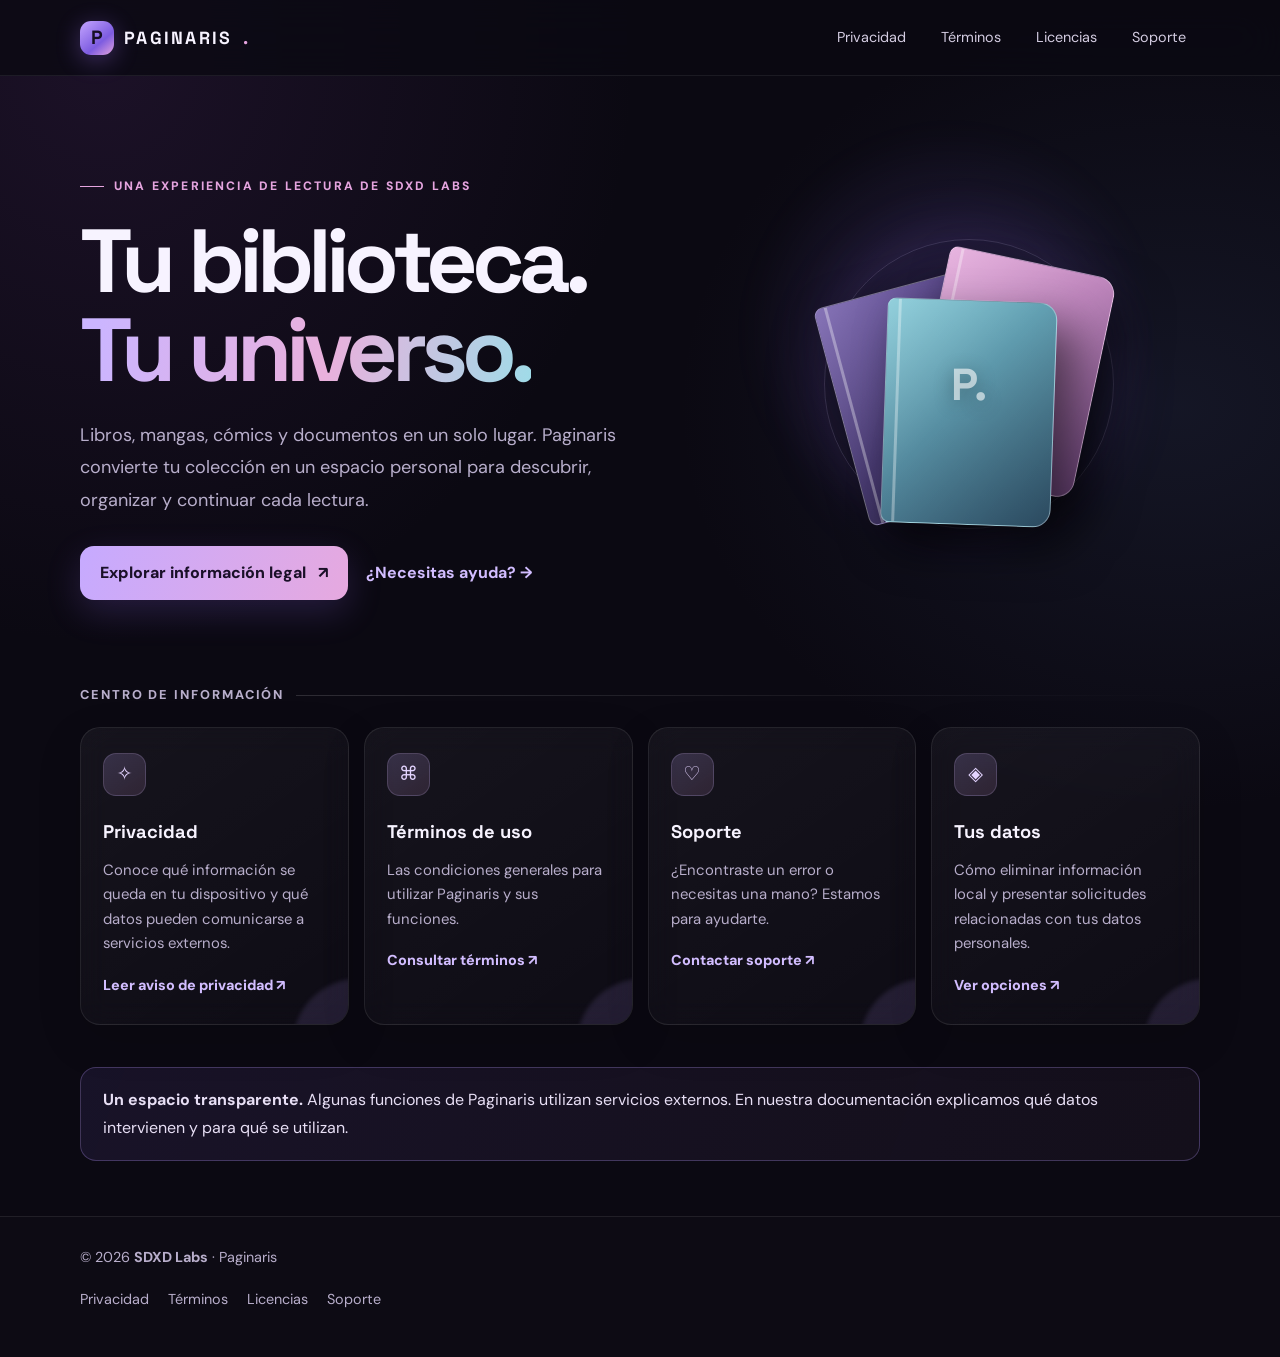
<file: index.html>
<!doctype html><html lang="es"><head><meta charset="utf-8"><meta name="viewport" content="width=device-width,initial-scale=1"><meta name="description" content="Sitio oficial de Paginaris: privacidad, términos y soporte."><meta name="theme-color" content="#0b0912"><title>Paginaris — SDXD Labs</title><link rel="stylesheet" href="styles.css"></head><body><header class="top"><div class="wrap nav"><a class="brand" href="index.html">PAGINARIS<span>.</span></a><nav><a href="privacy.html">Privacidad</a><a href="terms.html">Términos</a><a href="licenses.html">Licencias</a><a href="support.html">Soporte</a></nav></div></header><main class="wrap"><section class="hero"><div class="hero-copy"><div class="eyebrow">Una experiencia de lectura de SDXD Labs</div><h1>Tu biblioteca.<br><em>Tu universo.</em></h1><p class="lead">Libros, mangas, cómics y documentos en un solo lugar. Paginaris convierte tu colección en un espacio personal para descubrir, organizar y continuar cada lectura.</p><div class="hero-actions"><a class="button" href="privacy.html">Explorar información legal <span aria-hidden="true">↗</span></a><a class="text-link" href="support.html">¿Necesitas ayuda? →</a></div></div><div class="book-art" aria-hidden="true"><div class="halo"></div><div class="book one"></div><div class="book two"></div><div class="book three"></div><div class="book-mark">P.</div></div></section><div class="section-kicker">Centro de información</div><section class="grid"><article class="card"><div class="card-icon" aria-hidden="true">✧</div><h2>Privacidad</h2><p>Conoce qué información se queda en tu dispositivo y qué datos pueden comunicarse a servicios externos.</p><a href="privacy.html">Leer aviso de privacidad ↗</a></article><article class="card"><div class="card-icon" aria-hidden="true">⌘</div><h2>Términos de uso</h2><p>Las condiciones generales para utilizar Paginaris y sus funciones.</p><a href="terms.html">Consultar términos ↗</a></article><article class="card"><div class="card-icon" aria-hidden="true">♡</div><h2>Soporte</h2><p>¿Encontraste un error o necesitas una mano? Estamos para ayudarte.</p><a href="support.html">Contactar soporte ↗</a></article><article class="card"><div class="card-icon" aria-hidden="true">◈</div><h2>Tus datos</h2><p>Cómo eliminar información local y presentar solicitudes relacionadas con tus datos personales.</p><a href="data-deletion.html">Ver opciones ↗</a></article></section><div class="notice"><strong>Un espacio transparente.</strong> Algunas funciones de Paginaris utilizan servicios externos. En nuestra documentación explicamos qué datos intervienen y para qué se utilizan.</div></main><footer class="footer"><div class="wrap">© 2026 <strong>SDXD Labs</strong> · Paginaris<nav><a href="privacy.html">Privacidad</a><a href="terms.html">Términos</a><a href="licenses.html">Licencias</a><a href="support.html">Soporte</a></nav></div></footer></body></html>
</file>
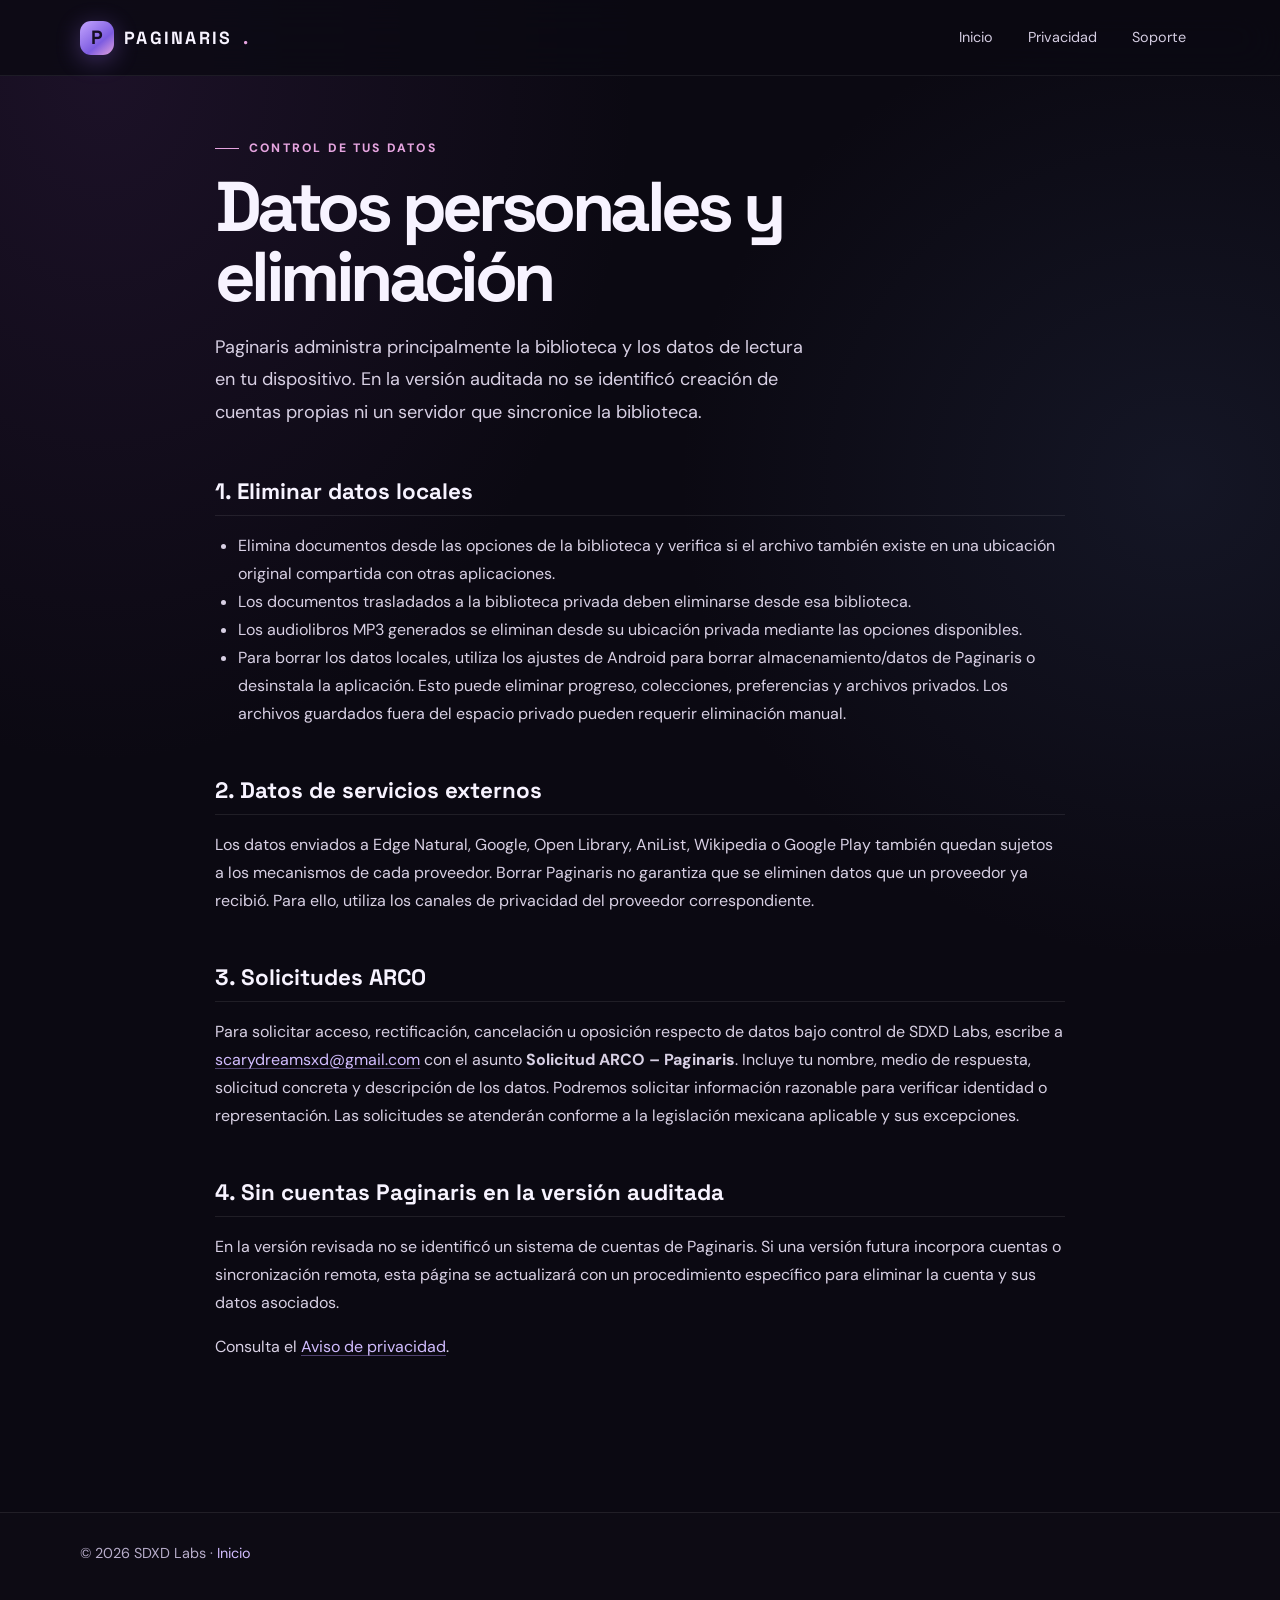
<file: data-deletion.html>
<!doctype html><html lang="es"><head><meta charset="utf-8"><meta name="viewport" content="width=device-width,initial-scale=1"><title>Datos personales y eliminación — Paginaris</title><link rel="stylesheet" href="styles.css"></head><body><header class="top"><div class="wrap nav"><a class="brand" href="index.html">PAGINARIS<span>.</span></a><nav><a href="index.html">Inicio</a><a href="privacy.html">Privacidad</a><a href="support.html">Soporte</a></nav></div></header><main class="wrap content"><div class="eyebrow">Control de tus datos</div><h1>Datos personales y eliminación</h1><p class="lead">Paginaris administra principalmente la biblioteca y los datos de lectura en tu dispositivo. En la versión auditada no se identificó creación de cuentas propias ni un servidor que sincronice la biblioteca.</p><h2>1. Eliminar datos locales</h2><ul><li>Elimina documentos desde las opciones de la biblioteca y verifica si el archivo también existe en una ubicación original compartida con otras aplicaciones.</li><li>Los documentos trasladados a la biblioteca privada deben eliminarse desde esa biblioteca.</li><li>Los audiolibros MP3 generados se eliminan desde su ubicación privada mediante las opciones disponibles.</li><li>Para borrar los datos locales, utiliza los ajustes de Android para borrar almacenamiento/datos de Paginaris o desinstala la aplicación. Esto puede eliminar progreso, colecciones, preferencias y archivos privados. Los archivos guardados fuera del espacio privado pueden requerir eliminación manual.</li></ul><h2>2. Datos de servicios externos</h2><p>Los datos enviados a Edge Natural, Google, Open Library, AniList, Wikipedia o Google Play también quedan sujetos a los mecanismos de cada proveedor. Borrar Paginaris no garantiza que se eliminen datos que un proveedor ya recibió. Para ello, utiliza los canales de privacidad del proveedor correspondiente.</p><h2>3. Solicitudes ARCO</h2><p>Para solicitar acceso, rectificación, cancelación u oposición respecto de datos bajo control de SDXD Labs, escribe a <a href="mailto:scarydreamsxd@gmail.com">scarydreamsxd@gmail.com</a> con el asunto <strong>Solicitud ARCO – Paginaris</strong>. Incluye tu nombre, medio de respuesta, solicitud concreta y descripción de los datos. Podremos solicitar información razonable para verificar identidad o representación. Las solicitudes se atenderán conforme a la legislación mexicana aplicable y sus excepciones.</p><h2>4. Sin cuentas Paginaris en la versión auditada</h2><p>En la versión revisada no se identificó un sistema de cuentas de Paginaris. Si una versión futura incorpora cuentas o sincronización remota, esta página se actualizará con un procedimiento específico para eliminar la cuenta y sus datos asociados.</p><p>Consulta el <a href="privacy.html">Aviso de privacidad</a>.</p></main><footer class="footer"><div class="wrap">© 2026 SDXD Labs · <a href="index.html">Inicio</a></div></footer></body></html>
</file>
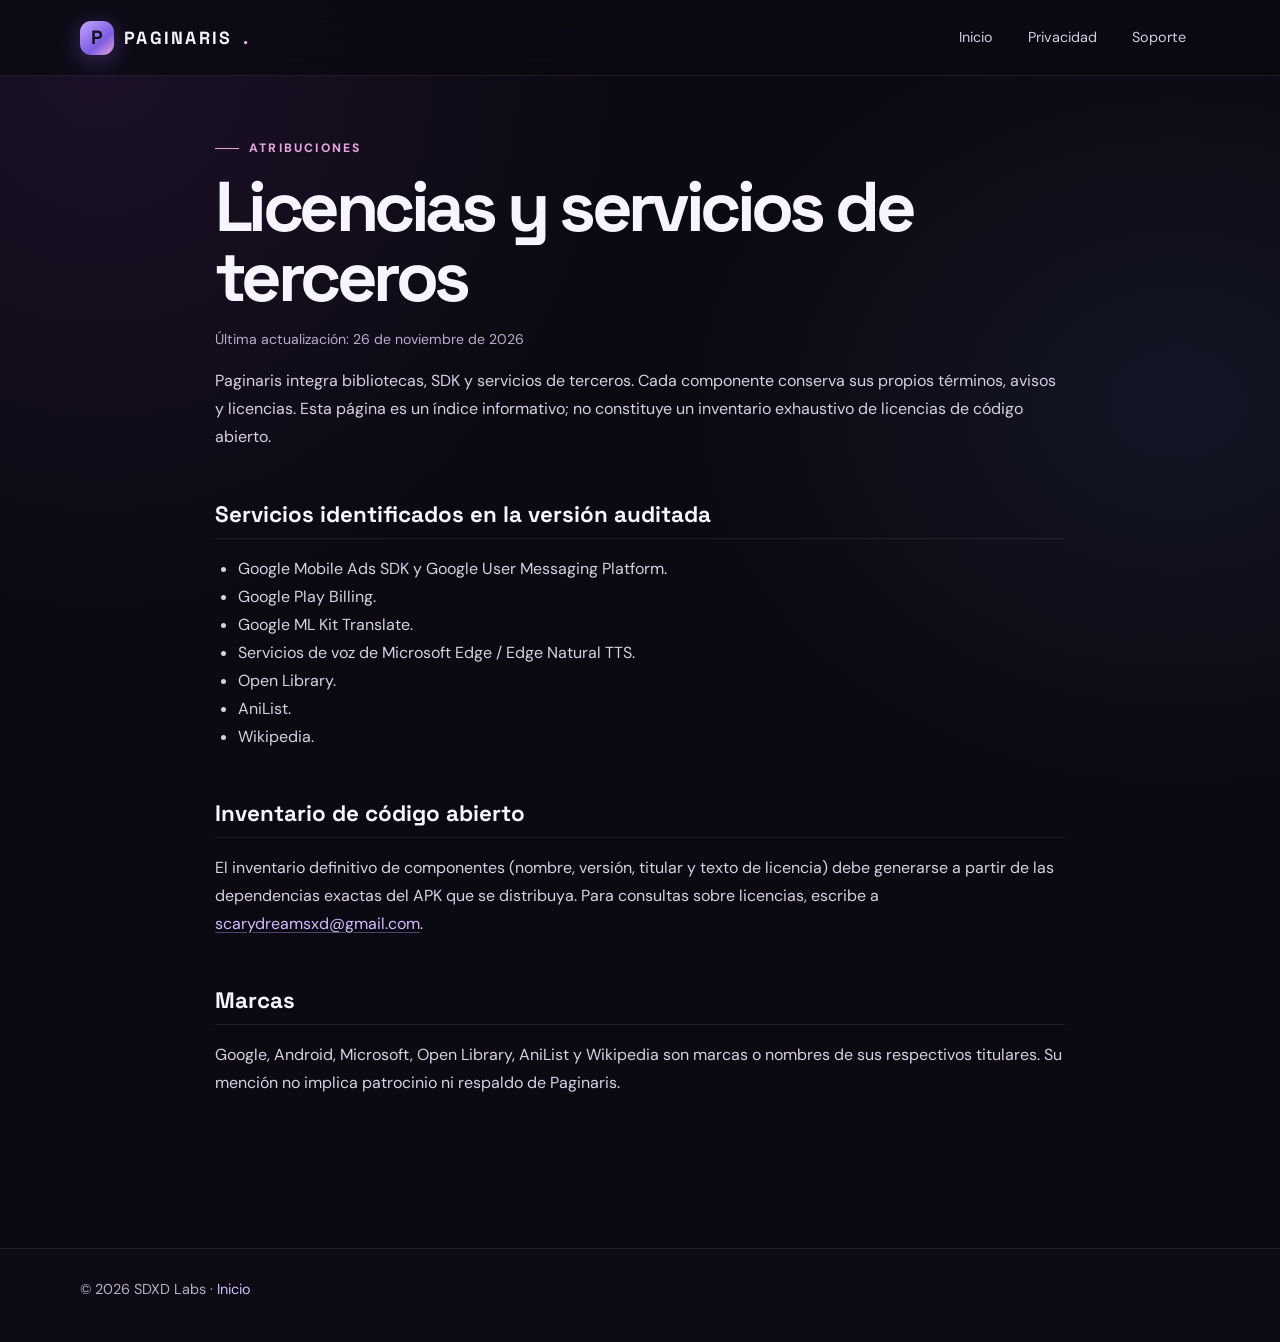
<file: licenses.html>
<!doctype html><html lang="es"><head><meta charset="utf-8"><meta name="viewport" content="width=device-width,initial-scale=1"><title>Licencias — Paginaris</title><link rel="stylesheet" href="styles.css"></head><body><header class="top"><div class="wrap nav"><a class="brand" href="index.html">PAGINARIS<span>.</span></a><nav><a href="index.html">Inicio</a><a href="privacy.html">Privacidad</a><a href="support.html">Soporte</a></nav></div></header><main class="wrap content"><div class="eyebrow">Atribuciones</div><h1>Licencias y servicios de terceros</h1><p class="meta">Última actualización: 26 de noviembre de 2026</p><p>Paginaris integra bibliotecas, SDK y servicios de terceros. Cada componente conserva sus propios términos, avisos y licencias. Esta página es un índice informativo; no constituye un inventario exhaustivo de licencias de código abierto.</p><h2>Servicios identificados en la versión auditada</h2><ul><li>Google Mobile Ads SDK y Google User Messaging Platform.</li><li>Google Play Billing.</li><li>Google ML Kit Translate.</li><li>Servicios de voz de Microsoft Edge / Edge Natural TTS.</li><li>Open Library.</li><li>AniList.</li><li>Wikipedia.</li></ul><h2>Inventario de código abierto</h2><p>El inventario definitivo de componentes (nombre, versión, titular y texto de licencia) debe generarse a partir de las dependencias exactas del APK que se distribuya. Para consultas sobre licencias, escribe a <a href="mailto:scarydreamsxd@gmail.com">scarydreamsxd@gmail.com</a>.</p><h2>Marcas</h2><p>Google, Android, Microsoft, Open Library, AniList y Wikipedia son marcas o nombres de sus respectivos titulares. Su mención no implica patrocinio ni respaldo de Paginaris.</p></main><footer class="footer"><div class="wrap">© 2026 SDXD Labs · <a href="index.html">Inicio</a></div></footer></body></html>
</file>
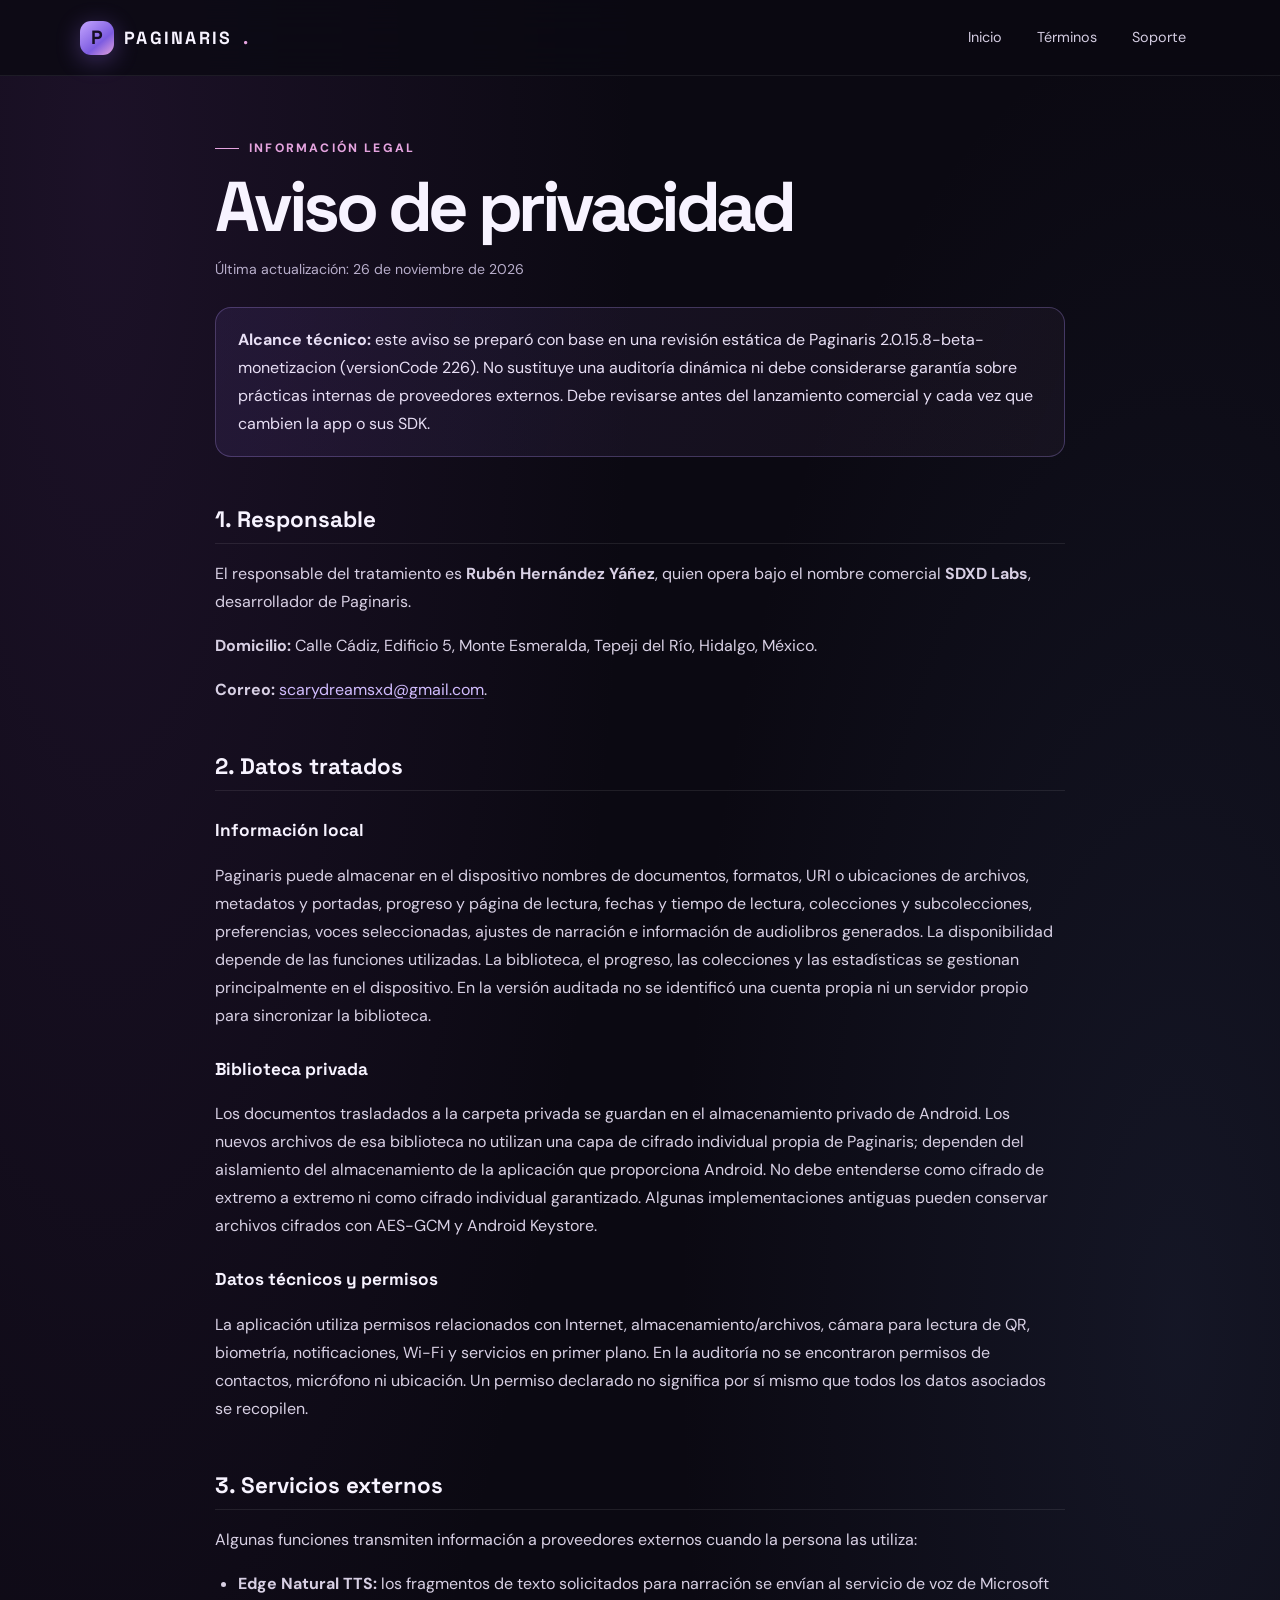
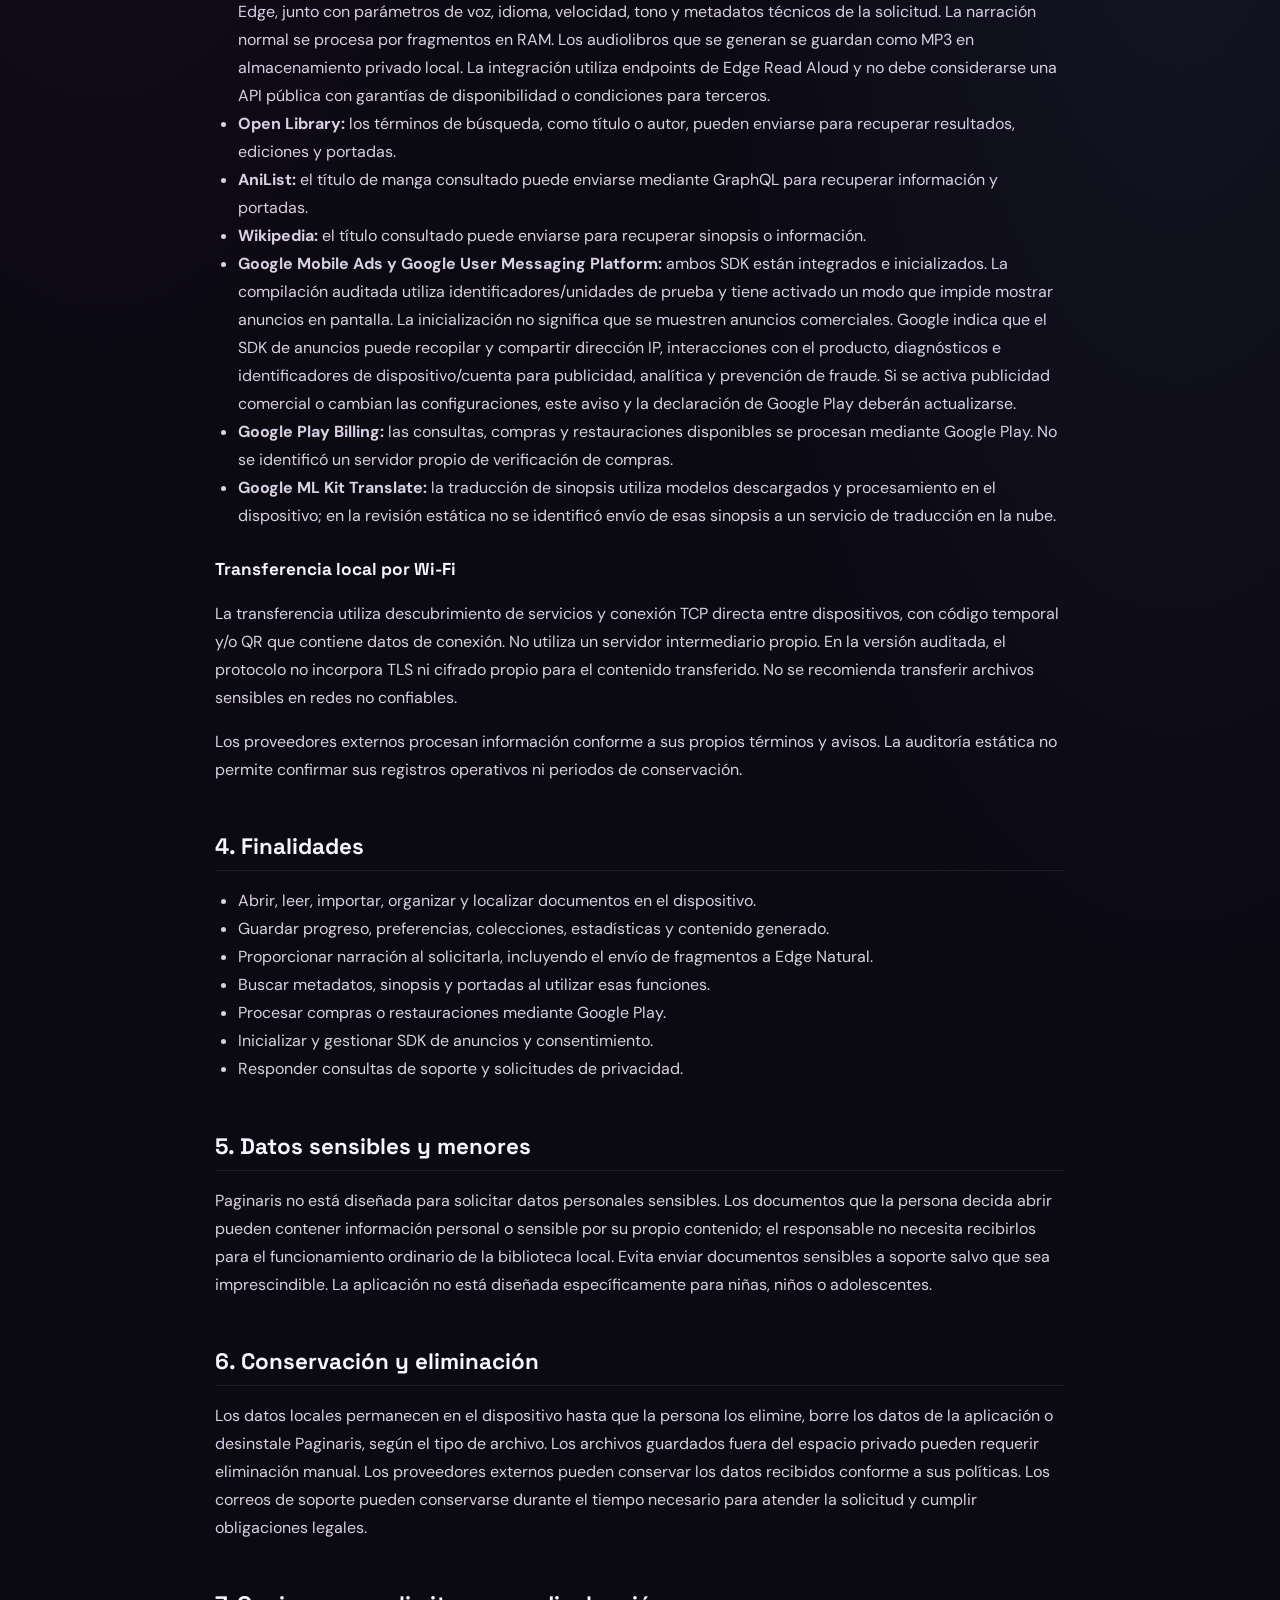
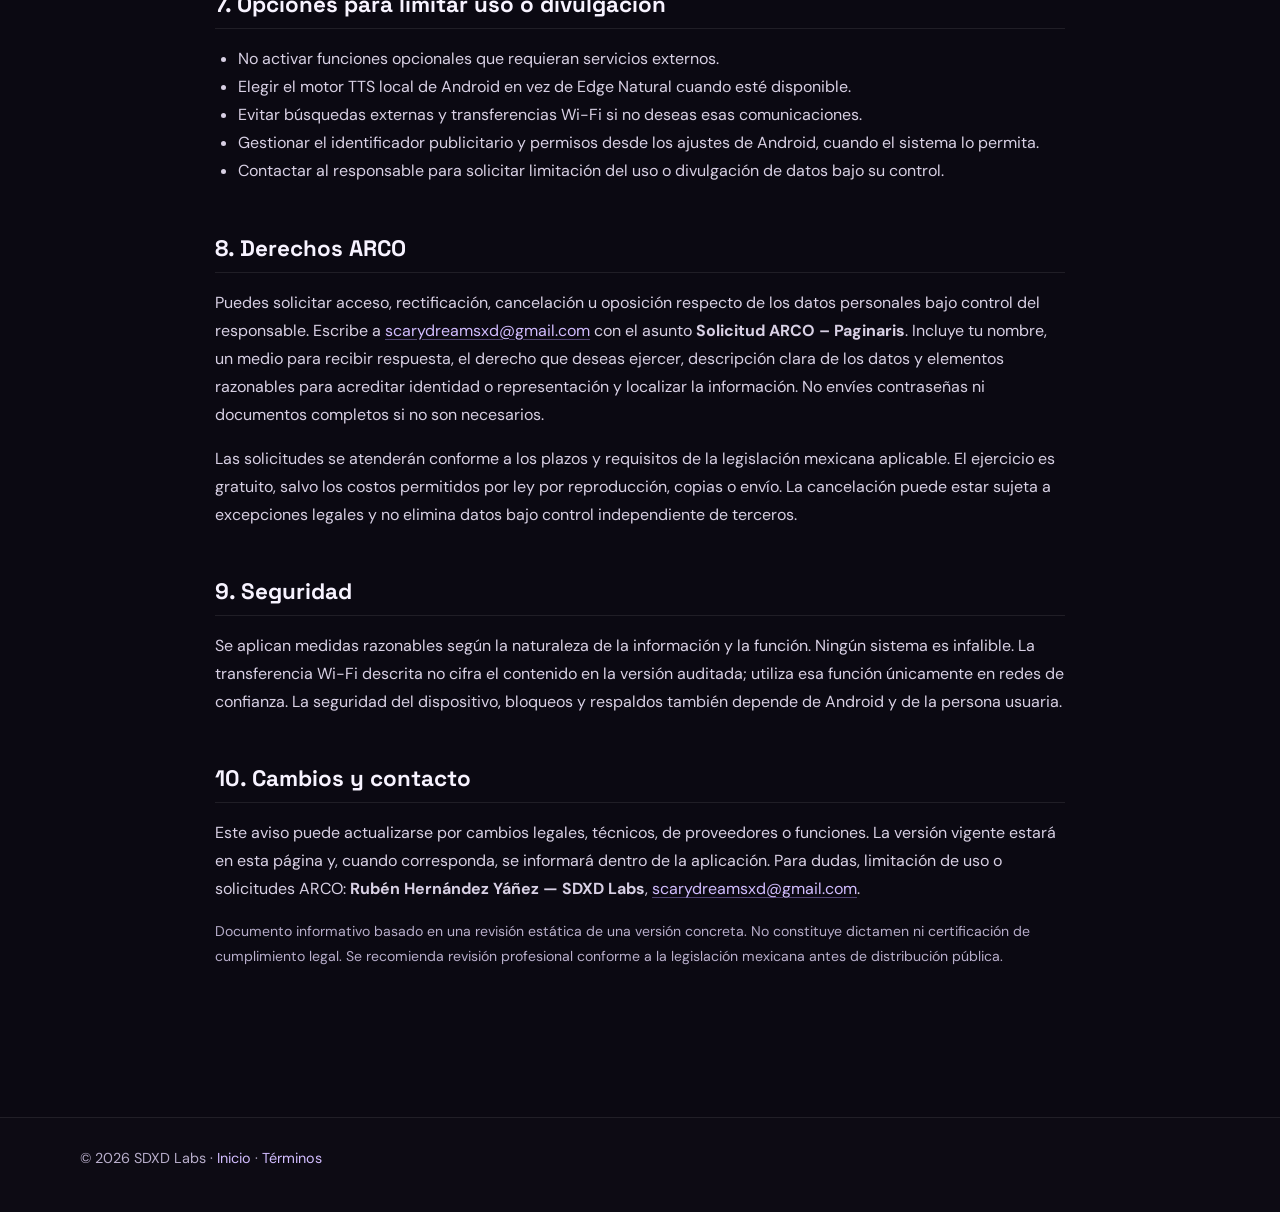
<file: privacy.html>
<!doctype html><html lang="es"><head><meta charset="utf-8"><meta name="viewport" content="width=device-width,initial-scale=1"><title>Aviso de privacidad — Paginaris</title><link rel="stylesheet" href="styles.css"></head><body><header class="top"><div class="wrap nav"><a class="brand" href="index.html">PAGINARIS<span>.</span></a><nav><a href="index.html">Inicio</a><a href="terms.html">Términos</a><a href="support.html">Soporte</a></nav></div></header><main class="wrap content"><div class="eyebrow">Información legal</div><h1>Aviso de privacidad</h1><p class="meta">Última actualización: 26 de noviembre de 2026</p><div class="notice"><strong>Alcance técnico:</strong> este aviso se preparó con base en una revisión estática de Paginaris 2.0.15.8-beta-monetizacion (versionCode 226). No sustituye una auditoría dinámica ni debe considerarse garantía sobre prácticas internas de proveedores externos. Debe revisarse antes del lanzamiento comercial y cada vez que cambien la app o sus SDK.</div>
<h2>1. Responsable</h2><p>El responsable del tratamiento es <strong>Rubén Hernández Yáñez</strong>, quien opera bajo el nombre comercial <strong>SDXD Labs</strong>, desarrollador de Paginaris.</p><p><strong>Domicilio:</strong> Calle Cádiz, Edificio 5, Monte Esmeralda, Tepeji del Río, Hidalgo, México.</p><p><strong>Correo:</strong> <a href="mailto:scarydreamsxd@gmail.com">scarydreamsxd@gmail.com</a>.</p>
<h2>2. Datos tratados</h2><h3>Información local</h3><p>Paginaris puede almacenar en el dispositivo nombres de documentos, formatos, URI o ubicaciones de archivos, metadatos y portadas, progreso y página de lectura, fechas y tiempo de lectura, colecciones y subcolecciones, preferencias, voces seleccionadas, ajustes de narración e información de audiolibros generados. La disponibilidad depende de las funciones utilizadas. La biblioteca, el progreso, las colecciones y las estadísticas se gestionan principalmente en el dispositivo. En la versión auditada no se identificó una cuenta propia ni un servidor propio para sincronizar la biblioteca.</p><h3>Biblioteca privada</h3><p>Los documentos trasladados a la carpeta privada se guardan en el almacenamiento privado de Android. Los nuevos archivos de esa biblioteca no utilizan una capa de cifrado individual propia de Paginaris; dependen del aislamiento del almacenamiento de la aplicación que proporciona Android. No debe entenderse como cifrado de extremo a extremo ni como cifrado individual garantizado. Algunas implementaciones antiguas pueden conservar archivos cifrados con AES-GCM y Android Keystore.</p><h3>Datos técnicos y permisos</h3><p>La aplicación utiliza permisos relacionados con Internet, almacenamiento/archivos, cámara para lectura de QR, biometría, notificaciones, Wi-Fi y servicios en primer plano. En la auditoría no se encontraron permisos de contactos, micrófono ni ubicación. Un permiso declarado no significa por sí mismo que todos los datos asociados se recopilen.</p>
<h2>3. Servicios externos</h2><p>Algunas funciones transmiten información a proveedores externos cuando la persona las utiliza:</p><ul><li><strong>Edge Natural TTS:</strong> los fragmentos de texto solicitados para narración se envían al servicio de voz de Microsoft Edge, junto con parámetros de voz, idioma, velocidad, tono y metadatos técnicos de la solicitud. La narración normal se procesa por fragmentos en RAM. Los audiolibros que se generan se guardan como MP3 en almacenamiento privado local. La integración utiliza endpoints de Edge Read Aloud y no debe considerarse una API pública con garantías de disponibilidad o condiciones para terceros.</li><li><strong>Open Library:</strong> los términos de búsqueda, como título o autor, pueden enviarse para recuperar resultados, ediciones y portadas.</li><li><strong>AniList:</strong> el título de manga consultado puede enviarse mediante GraphQL para recuperar información y portadas.</li><li><strong>Wikipedia:</strong> el título consultado puede enviarse para recuperar sinopsis o información.</li><li><strong>Google Mobile Ads y Google User Messaging Platform:</strong> ambos SDK están integrados e inicializados. La compilación auditada utiliza identificadores/unidades de prueba y tiene activado un modo que impide mostrar anuncios en pantalla. La inicialización no significa que se muestren anuncios comerciales. Google indica que el SDK de anuncios puede recopilar y compartir dirección IP, interacciones con el producto, diagnósticos e identificadores de dispositivo/cuenta para publicidad, analítica y prevención de fraude. Si se activa publicidad comercial o cambian las configuraciones, este aviso y la declaración de Google Play deberán actualizarse.</li><li><strong>Google Play Billing:</strong> las consultas, compras y restauraciones disponibles se procesan mediante Google Play. No se identificó un servidor propio de verificación de compras.</li><li><strong>Google ML Kit Translate:</strong> la traducción de sinopsis utiliza modelos descargados y procesamiento en el dispositivo; en la revisión estática no se identificó envío de esas sinopsis a un servicio de traducción en la nube.</li></ul>
<h3>Transferencia local por Wi-Fi</h3><p>La transferencia utiliza descubrimiento de servicios y conexión TCP directa entre dispositivos, con código temporal y/o QR que contiene datos de conexión. No utiliza un servidor intermediario propio. En la versión auditada, el protocolo no incorpora TLS ni cifrado propio para el contenido transferido. No se recomienda transferir archivos sensibles en redes no confiables.</p><p>Los proveedores externos procesan información conforme a sus propios términos y avisos. La auditoría estática no permite confirmar sus registros operativos ni periodos de conservación.</p>
<h2>4. Finalidades</h2><ul><li>Abrir, leer, importar, organizar y localizar documentos en el dispositivo.</li><li>Guardar progreso, preferencias, colecciones, estadísticas y contenido generado.</li><li>Proporcionar narración al solicitarla, incluyendo el envío de fragmentos a Edge Natural.</li><li>Buscar metadatos, sinopsis y portadas al utilizar esas funciones.</li><li>Procesar compras o restauraciones mediante Google Play.</li><li>Inicializar y gestionar SDK de anuncios y consentimiento.</li><li>Responder consultas de soporte y solicitudes de privacidad.</li></ul>
<h2>5. Datos sensibles y menores</h2><p>Paginaris no está diseñada para solicitar datos personales sensibles. Los documentos que la persona decida abrir pueden contener información personal o sensible por su propio contenido; el responsable no necesita recibirlos para el funcionamiento ordinario de la biblioteca local. Evita enviar documentos sensibles a soporte salvo que sea imprescindible. La aplicación no está diseñada específicamente para niñas, niños o adolescentes.</p>
<h2>6. Conservación y eliminación</h2><p>Los datos locales permanecen en el dispositivo hasta que la persona los elimine, borre los datos de la aplicación o desinstale Paginaris, según el tipo de archivo. Los archivos guardados fuera del espacio privado pueden requerir eliminación manual. Los proveedores externos pueden conservar los datos recibidos conforme a sus políticas. Los correos de soporte pueden conservarse durante el tiempo necesario para atender la solicitud y cumplir obligaciones legales.</p>
<h2>7. Opciones para limitar uso o divulgación</h2><ul><li>No activar funciones opcionales que requieran servicios externos.</li><li>Elegir el motor TTS local de Android en vez de Edge Natural cuando esté disponible.</li><li>Evitar búsquedas externas y transferencias Wi-Fi si no deseas esas comunicaciones.</li><li>Gestionar el identificador publicitario y permisos desde los ajustes de Android, cuando el sistema lo permita.</li><li>Contactar al responsable para solicitar limitación del uso o divulgación de datos bajo su control.</li></ul>
<h2>8. Derechos ARCO</h2><p>Puedes solicitar acceso, rectificación, cancelación u oposición respecto de los datos personales bajo control del responsable. Escribe a <a href="mailto:scarydreamsxd@gmail.com">scarydreamsxd@gmail.com</a> con el asunto <strong>Solicitud ARCO – Paginaris</strong>. Incluye tu nombre, un medio para recibir respuesta, el derecho que deseas ejercer, descripción clara de los datos y elementos razonables para acreditar identidad o representación y localizar la información. No envíes contraseñas ni documentos completos si no son necesarios.</p><p>Las solicitudes se atenderán conforme a los plazos y requisitos de la legislación mexicana aplicable. El ejercicio es gratuito, salvo los costos permitidos por ley por reproducción, copias o envío. La cancelación puede estar sujeta a excepciones legales y no elimina datos bajo control independiente de terceros.</p>
<h2>9. Seguridad</h2><p>Se aplican medidas razonables según la naturaleza de la información y la función. Ningún sistema es infalible. La transferencia Wi-Fi descrita no cifra el contenido en la versión auditada; utiliza esa función únicamente en redes de confianza. La seguridad del dispositivo, bloqueos y respaldos también depende de Android y de la persona usuaria.</p>
<h2>10. Cambios y contacto</h2><p>Este aviso puede actualizarse por cambios legales, técnicos, de proveedores o funciones. La versión vigente estará en esta página y, cuando corresponda, se informará dentro de la aplicación. Para dudas, limitación de uso o solicitudes ARCO: <strong>Rubén Hernández Yáñez — SDXD Labs</strong>, <a href="mailto:scarydreamsxd@gmail.com">scarydreamsxd@gmail.com</a>.</p><p class="meta">Documento informativo basado en una revisión estática de una versión concreta. No constituye dictamen ni certificación de cumplimiento legal. Se recomienda revisión profesional conforme a la legislación mexicana antes de distribución pública.</p></main><footer class="footer"><div class="wrap">© 2026 SDXD Labs · <a href="index.html">Inicio</a> · <a href="terms.html">Términos</a></div></footer></body></html>
</file>
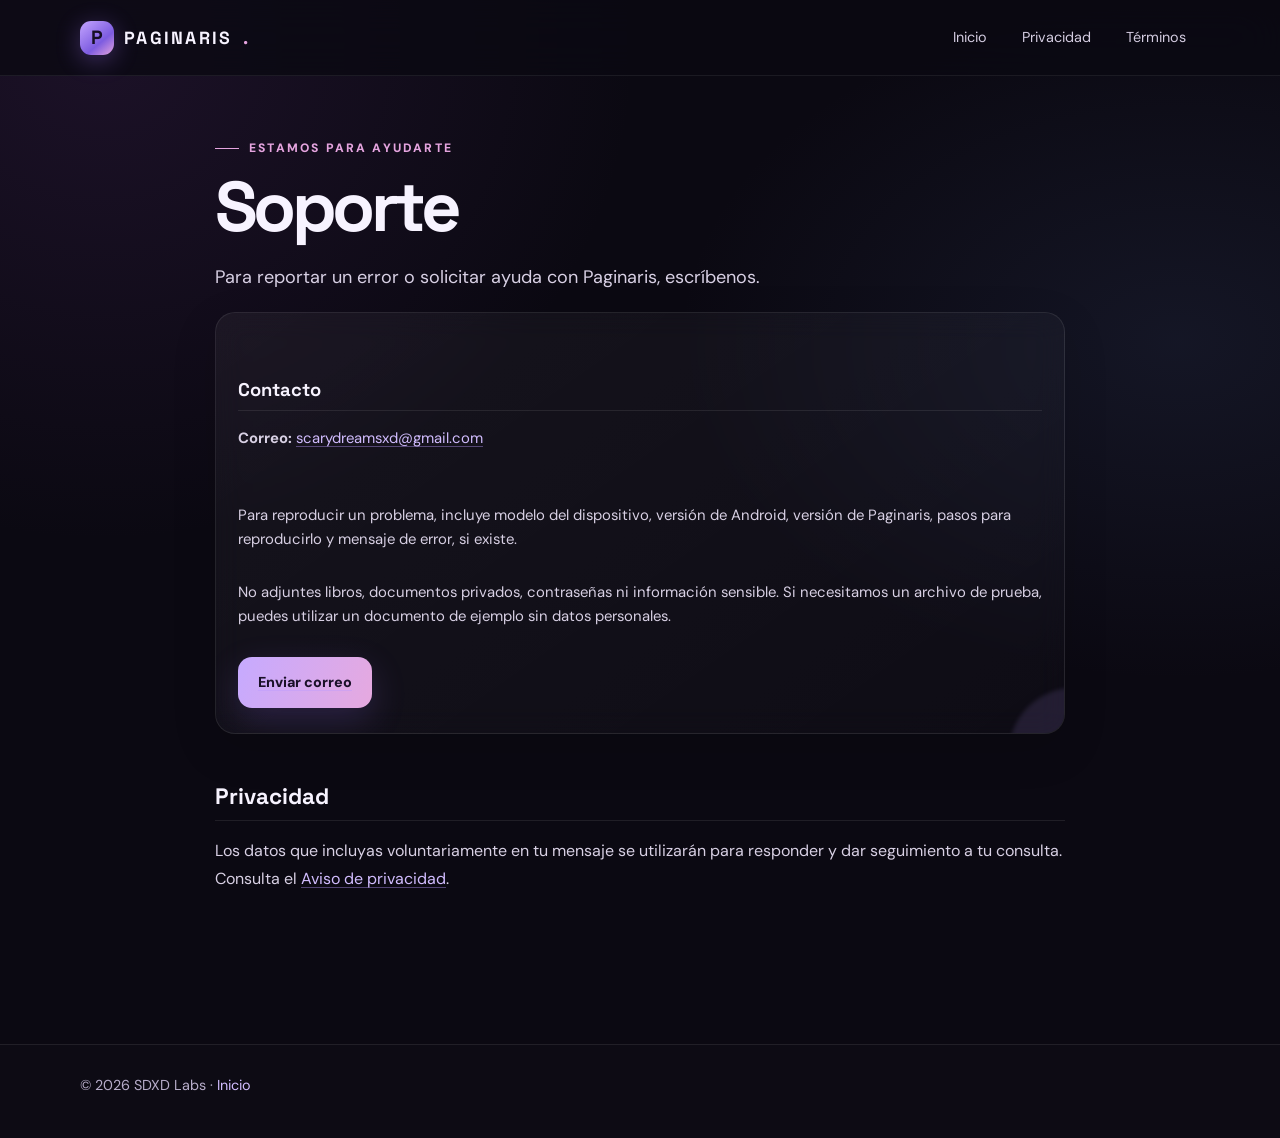
<file: support.html>
<!doctype html><html lang="es"><head><meta charset="utf-8"><meta name="viewport" content="width=device-width,initial-scale=1"><title>Soporte — Paginaris</title><link rel="stylesheet" href="styles.css"></head><body><header class="top"><div class="wrap nav"><a class="brand" href="index.html">PAGINARIS<span>.</span></a><nav><a href="index.html">Inicio</a><a href="privacy.html">Privacidad</a><a href="terms.html">Términos</a></nav></div></header><main class="wrap content"><div class="eyebrow">Estamos para ayudarte</div><h1>Soporte</h1><p class="lead">Para reportar un error o solicitar ayuda con Paginaris, escríbenos.</p><section class="card"><h2>Contacto</h2><p><strong>Correo:</strong> <a href="mailto:scarydreamsxd@gmail.com">scarydreamsxd@gmail.com</a></p><p>Para reproducir un problema, incluye modelo del dispositivo, versión de Android, versión de Paginaris, pasos para reproducirlo y mensaje de error, si existe.</p><p>No adjuntes libros, documentos privados, contraseñas ni información sensible. Si necesitamos un archivo de prueba, puedes utilizar un documento de ejemplo sin datos personales.</p><a class="button" href="mailto:scarydreamsxd@gmail.com?subject=Soporte%20Paginaris">Enviar correo</a></section><h2>Privacidad</h2><p>Los datos que incluyas voluntariamente en tu mensaje se utilizarán para responder y dar seguimiento a tu consulta. Consulta el <a href="privacy.html">Aviso de privacidad</a>.</p></main><footer class="footer"><div class="wrap">© 2026 SDXD Labs · <a href="index.html">Inicio</a></div></footer></body></html>
</file>
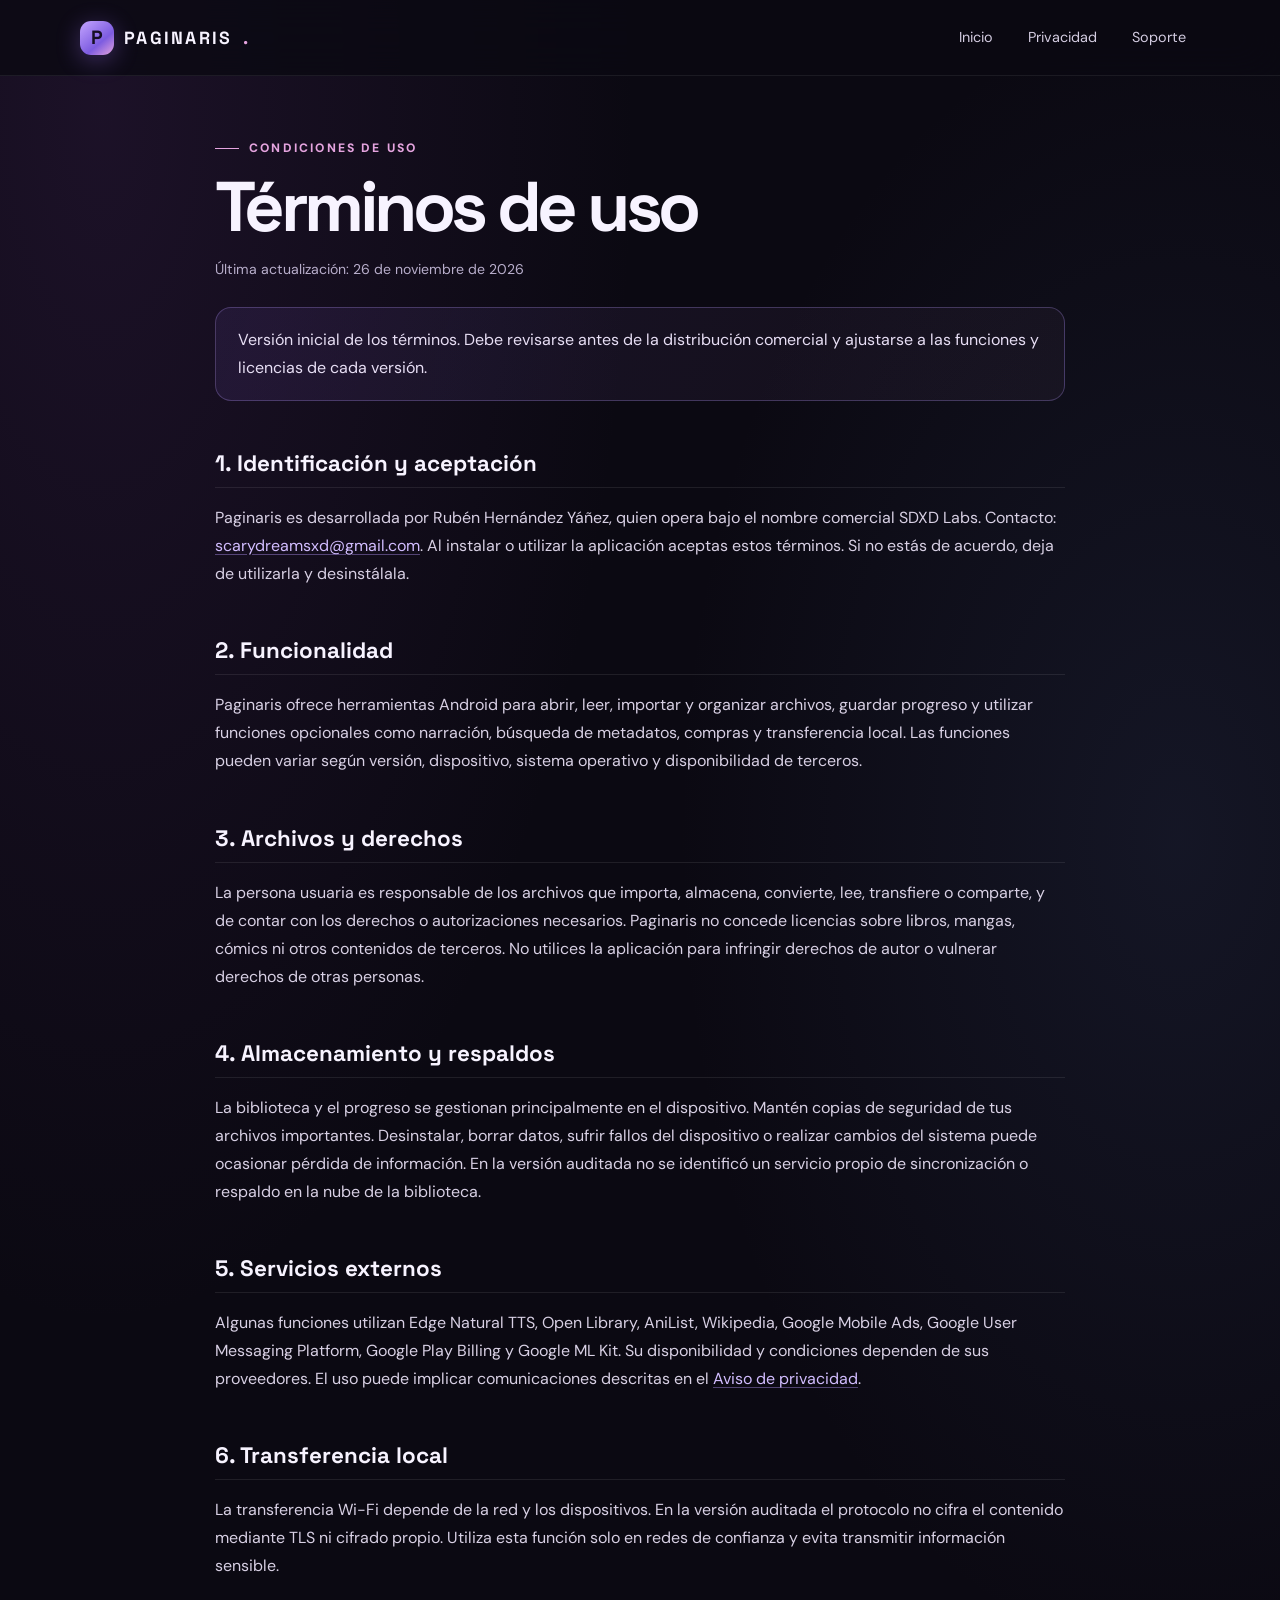
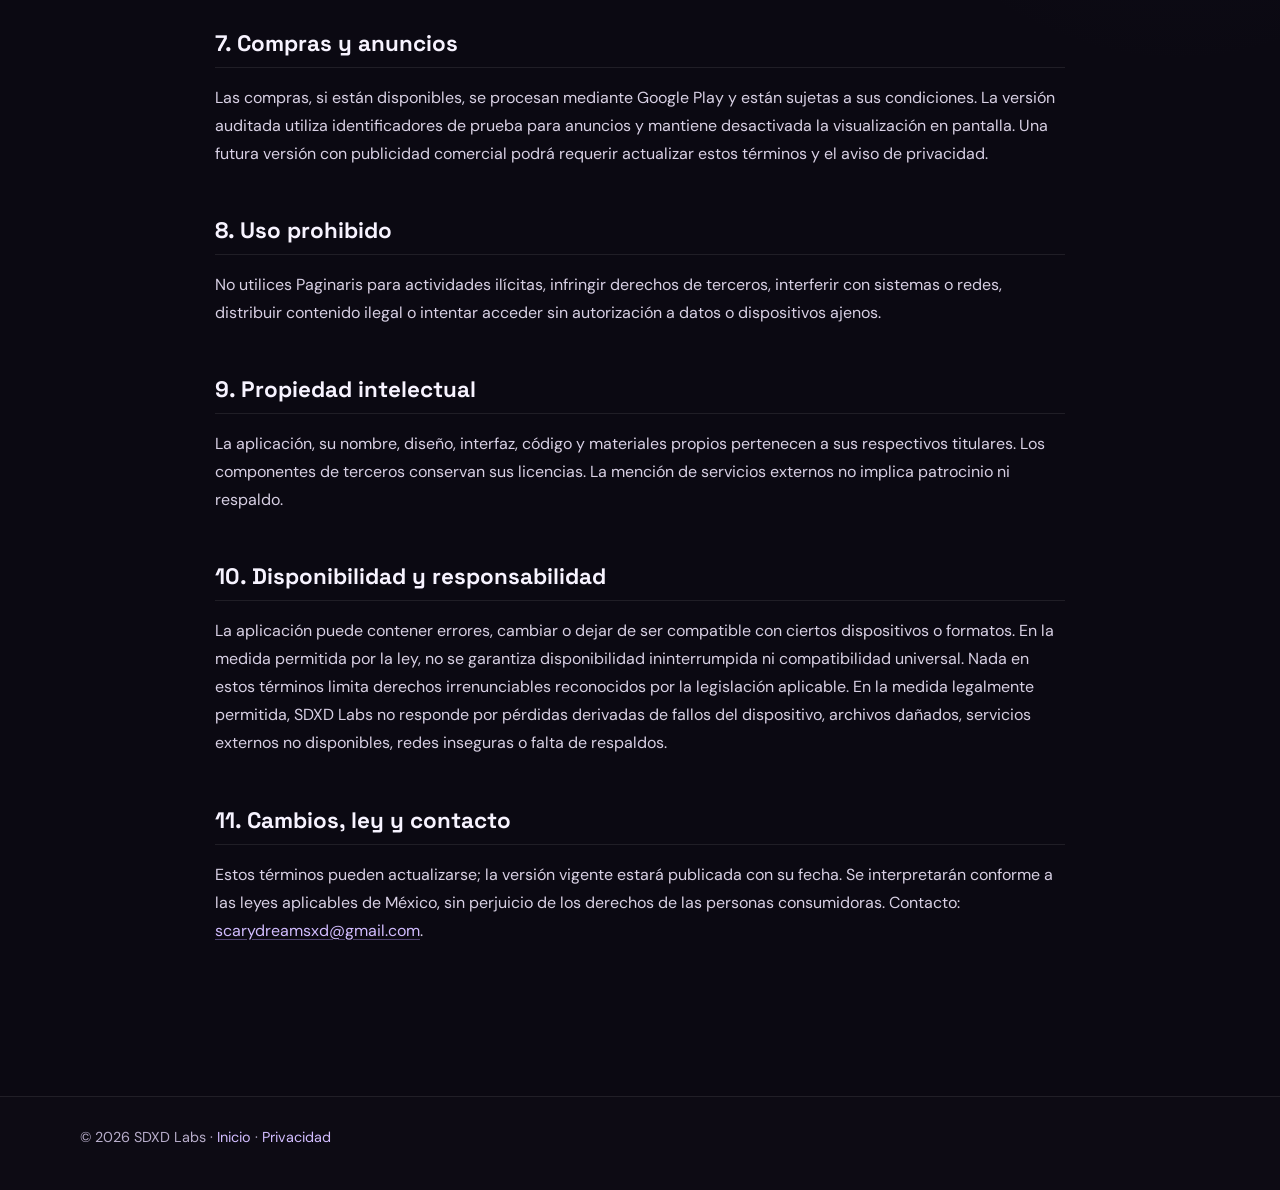
<file: terms.html>
<!doctype html><html lang="es"><head><meta charset="utf-8"><meta name="viewport" content="width=device-width,initial-scale=1"><title>Términos de uso — Paginaris</title><link rel="stylesheet" href="styles.css"></head><body><header class="top"><div class="wrap nav"><a class="brand" href="index.html">PAGINARIS<span>.</span></a><nav><a href="index.html">Inicio</a><a href="privacy.html">Privacidad</a><a href="support.html">Soporte</a></nav></div></header><main class="wrap content"><div class="eyebrow">Condiciones de uso</div><h1>Términos de uso</h1><p class="meta">Última actualización: 26 de noviembre de 2026</p><div class="notice">Versión inicial de los términos. Debe revisarse antes de la distribución comercial y ajustarse a las funciones y licencias de cada versión.</div><h2>1. Identificación y aceptación</h2><p>Paginaris es desarrollada por Rubén Hernández Yáñez, quien opera bajo el nombre comercial SDXD Labs. Contacto: <a href="mailto:scarydreamsxd@gmail.com">scarydreamsxd@gmail.com</a>. Al instalar o utilizar la aplicación aceptas estos términos. Si no estás de acuerdo, deja de utilizarla y desinstálala.</p><h2>2. Funcionalidad</h2><p>Paginaris ofrece herramientas Android para abrir, leer, importar y organizar archivos, guardar progreso y utilizar funciones opcionales como narración, búsqueda de metadatos, compras y transferencia local. Las funciones pueden variar según versión, dispositivo, sistema operativo y disponibilidad de terceros.</p><h2>3. Archivos y derechos</h2><p>La persona usuaria es responsable de los archivos que importa, almacena, convierte, lee, transfiere o comparte, y de contar con los derechos o autorizaciones necesarios. Paginaris no concede licencias sobre libros, mangas, cómics ni otros contenidos de terceros. No utilices la aplicación para infringir derechos de autor o vulnerar derechos de otras personas.</p><h2>4. Almacenamiento y respaldos</h2><p>La biblioteca y el progreso se gestionan principalmente en el dispositivo. Mantén copias de seguridad de tus archivos importantes. Desinstalar, borrar datos, sufrir fallos del dispositivo o realizar cambios del sistema puede ocasionar pérdida de información. En la versión auditada no se identificó un servicio propio de sincronización o respaldo en la nube de la biblioteca.</p><h2>5. Servicios externos</h2><p>Algunas funciones utilizan Edge Natural TTS, Open Library, AniList, Wikipedia, Google Mobile Ads, Google User Messaging Platform, Google Play Billing y Google ML Kit. Su disponibilidad y condiciones dependen de sus proveedores. El uso puede implicar comunicaciones descritas en el <a href="privacy.html">Aviso de privacidad</a>.</p><h2>6. Transferencia local</h2><p>La transferencia Wi-Fi depende de la red y los dispositivos. En la versión auditada el protocolo no cifra el contenido mediante TLS ni cifrado propio. Utiliza esta función solo en redes de confianza y evita transmitir información sensible.</p><h2>7. Compras y anuncios</h2><p>Las compras, si están disponibles, se procesan mediante Google Play y están sujetas a sus condiciones. La versión auditada utiliza identificadores de prueba para anuncios y mantiene desactivada la visualización en pantalla. Una futura versión con publicidad comercial podrá requerir actualizar estos términos y el aviso de privacidad.</p><h2>8. Uso prohibido</h2><p>No utilices Paginaris para actividades ilícitas, infringir derechos de terceros, interferir con sistemas o redes, distribuir contenido ilegal o intentar acceder sin autorización a datos o dispositivos ajenos.</p><h2>9. Propiedad intelectual</h2><p>La aplicación, su nombre, diseño, interfaz, código y materiales propios pertenecen a sus respectivos titulares. Los componentes de terceros conservan sus licencias. La mención de servicios externos no implica patrocinio ni respaldo.</p><h2>10. Disponibilidad y responsabilidad</h2><p>La aplicación puede contener errores, cambiar o dejar de ser compatible con ciertos dispositivos o formatos. En la medida permitida por la ley, no se garantiza disponibilidad ininterrumpida ni compatibilidad universal. Nada en estos términos limita derechos irrenunciables reconocidos por la legislación aplicable. En la medida legalmente permitida, SDXD Labs no responde por pérdidas derivadas de fallos del dispositivo, archivos dañados, servicios externos no disponibles, redes inseguras o falta de respaldos.</p><h2>11. Cambios, ley y contacto</h2><p>Estos términos pueden actualizarse; la versión vigente estará publicada con su fecha. Se interpretarán conforme a las leyes aplicables de México, sin perjuicio de los derechos de las personas consumidoras. Contacto: <a href="mailto:scarydreamsxd@gmail.com">scarydreamsxd@gmail.com</a>.</p></main><footer class="footer"><div class="wrap">© 2026 SDXD Labs · <a href="index.html">Inicio</a> · <a href="privacy.html">Privacidad</a></div></footer></body></html>
</file>
<file: styles.css>
@import url('https://fonts.googleapis.com/css2?family=DM+Sans:wght@400;500;600;700;800&family=Space+Grotesk:wght@500;600;700&display=swap');
:root{color-scheme:dark;--bg:#0b0912;--surface:#15111f;--surface2:#1d172b;--text:#f7f3ff;--muted:#b8aecb;--accent:#b99aff;--pink:#e5a4df;--cyan:#8bd9e8;--line:#ffffff18;--link:#d2bdff;--glow:#9b72ff}
*{box-sizing:border-box}
html{scroll-behavior:smooth}
body{margin:0;min-height:100vh;background:radial-gradient(ellipse at 8% 4%,#4b286344 0,transparent 32%),radial-gradient(ellipse at 92% 30%,#3d4e7930 0,transparent 30%),var(--bg);color:var(--text);font:16px/1.75 'DM Sans',system-ui,sans-serif;overflow-x:hidden}
body:before{content:"";position:fixed;inset:0;pointer-events:none;opacity:.13;background-image:linear-gradient(#ffffff08 1px,transparent 1px),linear-gradient(90deg,#ffffff08 1px,transparent 1px);background-size:54px 54px;mask-image:linear-gradient(to bottom,black,transparent 75%);z-index:-1}
a{color:var(--link);text-decoration:none;transition:color .2s,opacity .2s}a:hover{color:#fff}
.wrap{width:min(1120px,calc(100% - 44px));margin:auto}
.top{position:sticky;top:0;z-index:10;padding:16px 0;border-bottom:1px solid #ffffff12;background:#0b0912c9;backdrop-filter:blur(22px)}
.nav{display:flex;align-items:center;justify-content:space-between;gap:22px}
.brand{display:inline-flex;align-items:center;gap:10px;color:var(--text);font:700 1.1rem 'Space Grotesk',sans-serif;letter-spacing:.13em}
.brand:before{content:"P";display:grid;place-items:center;width:34px;height:34px;border-radius:11px;background:linear-gradient(140deg,#c4a5ff,#7d5ce0 62%,#e5a4df);color:#160f25;font-size:1.2rem;letter-spacing:0;box-shadow:0 5px 25px #9b72ff55}
.brand span{color:var(--pink)}
nav{display:flex;align-items:center;flex-wrap:wrap;gap:7px;font-size:.9rem}
.top nav a{padding:8px 13px;border:1px solid transparent;border-radius:999px;color:#d4cce1}
.top nav a:hover{border-color:#ffffff22;background:#ffffff0a;color:#fff}
.hero{position:relative;isolation:isolate;display:grid;grid-template-columns:1.15fr .85fr;align-items:center;gap:32px;padding:92px 0 76px;min-height:500px}
.hero:before{content:"";position:absolute;z-index:-1;width:430px;height:430px;right:3%;top:7%;border-radius:50%;background:radial-gradient(circle,#9b72ff30,transparent 68%);filter:blur(12px)}
.eyebrow{display:inline-flex;align-items:center;gap:10px;color:var(--pink);font-size:.76rem;font-weight:800;letter-spacing:.18em;text-transform:uppercase}
.eyebrow:before{content:"";width:24px;height:1px;background:currentColor}
h1,h2,h3{font-family:'Space Grotesk','DM Sans',sans-serif}
h1{font-size:clamp(3.1rem,7vw,5.7rem);line-height:.99;letter-spacing:-.065em;margin:20px 0 24px}
h1 em{font-style:normal;background:linear-gradient(100deg,#cbb5ff 5%,#e9b0dc 55%,#9edce8);-webkit-background-clip:text;background-clip:text;color:transparent}
h2{font-size:1.4rem;line-height:1.25;margin:2em 0 .5em}h3{font-size:1.08rem;margin:1.4em 0 .35em}
.lead{font-size:1.13rem;color:var(--muted);max-width:590px;line-height:1.8}
.hero-actions{display:flex;align-items:center;gap:18px;flex-wrap:wrap;margin-top:30px}
.button{display:inline-flex;align-items:center;gap:12px;padding:13px 20px;border-radius:14px;background:linear-gradient(110deg,#c6aaff,#e6a9df);color:#1a1028;font-weight:800;box-shadow:0 12px 35px #9b72ff30;transition:transform .2s,box-shadow .2s}
.button:hover{color:#160f25;transform:translateY(-3px);box-shadow:0 17px 40px #9b72ff55}
.text-link{font-weight:700}
.book-art{position:relative;height:330px;display:grid;place-items:center;perspective:800px}
.book-art .halo{position:absolute;width:290px;height:290px;border-radius:50%;border:1px solid #d0b8ff30;box-shadow:0 0 70px #9b72ff22,inset 0 0 50px #9b72ff12}
.book{position:absolute;width:170px;height:225px;border-radius:9px 18px 18px 9px;box-shadow:18px 22px 45px #0008;transform:rotate(-9deg) skewY(-2deg);border:1px solid #ffffff55;overflow:hidden}
.book:before{content:"";position:absolute;left:10px;top:0;bottom:0;width:3px;background:#ffffff55}
.book:after{content:"";position:absolute;inset:0;background:linear-gradient(130deg,#ffffff30,transparent 45%,#0002)}
.book.one{background:linear-gradient(145deg,#6b54a7,#26213d);transform:translate(-45px,12px) rotate(-15deg)}
.book.two{background:linear-gradient(145deg,#e3a4d9,#754a83);transform:translate(42px,-12px) rotate(12deg)}
.book.three{background:linear-gradient(145deg,#7ac5d4,#31546d);transform:translate(0,28px) rotate(2deg);z-index:2}
.book-mark{position:absolute;z-index:3;left:50%;top:50%;transform:translate(-50%,-50%);font:700 2.8rem 'Space Grotesk';color:#fff9;text-shadow:0 4px 20px #0005}
.grid{display:grid;grid-template-columns:repeat(4,1fr);gap:15px;margin:10px 0 42px}
.card{position:relative;min-height:220px;padding:25px 22px;border:1px solid #ffffff16;border-radius:20px;background:linear-gradient(145deg,#ffffff0c,#ffffff04);box-shadow:0 15px 45px #0002;backdrop-filter:blur(14px);overflow:hidden;transition:transform .25s,border-color .25s,background .25s}
.card:after{content:"";position:absolute;width:130px;height:130px;right:-75px;bottom:-85px;border-radius:50%;background:#b99aff20;filter:blur(2px);transition:transform .3s}
.card:hover{transform:translateY(-6px);border-color:#c3a5ff66;background:linear-gradient(145deg,#ffffff14,#ffffff06)}
.card:hover:after{transform:scale(1.8)}
.card-icon{display:grid;place-items:center;width:43px;height:43px;margin-bottom:24px;border-radius:13px;background:linear-gradient(145deg,#c5aaff30,#e5a4df20);border:1px solid #d2bdff30;color:#e3d4ff;font-size:1.2rem}
.card h2{font-size:1.15rem;margin:0 0 9px}.card p{font-size:.93rem;color:var(--muted);line-height:1.65;min-height:62px}.card>a{font-size:.9rem;font-weight:800}
.section-kicker{display:flex;align-items:center;gap:12px;margin:8px 0 20px;color:var(--muted);font-size:.8rem;font-weight:800;letter-spacing:.15em;text-transform:uppercase}
.section-kicker:after{content:"";height:1px;flex:1;background:linear-gradient(90deg,#ffffff25,transparent)}
.notice{border:1px solid #b99aff45;background:linear-gradient(110deg,#9b72ff18,#e5a4df0b);border-radius:16px;padding:18px 22px;color:#e8dff5}
.content{max-width:850px;padding:54px 0 80px}
.content>h1{font-size:clamp(2.7rem,6vw,4.4rem);margin:14px 0}
.content h2{margin-top:2.2em;padding-bottom:9px;border-bottom:1px solid #ffffff16}
.content p,.content li{color:#d8d0e4}
.content .meta{color:var(--muted);font-size:.88rem}
.content .notice{margin:25px 0}
.content a:not(.brand){text-decoration:underline;text-decoration-color:#b99aff66;text-underline-offset:3px}
.content ul{padding-left:23px}
.footer{margin-top:55px;border-top:1px solid #ffffff14;padding:28px 0 40px;color:var(--muted);font-size:.9rem;background:#ffffff03}
.footer nav{margin-top:12px;justify-content:flex-start}
.footer nav a{padding:5px 12px 5px 0;color:var(--muted)}
@media(max-width:850px){.grid{grid-template-columns:repeat(2,1fr)}.hero{grid-template-columns:1fr .7fr;gap:10px}.book-art{transform:scale(.82)}}
@media(max-width:650px){.wrap{width:min(100% - 30px,1120px)}.nav{align-items:flex-start;flex-direction:column}.top{position:relative}.top nav{gap:3px}.top nav a{padding:7px 10px}.hero{display:block;padding:58px 0 34px;min-height:0}.hero h1{font-size:clamp(3rem,14vw,4.5rem)}.book-art{height:245px;margin-top:10px;transform:scale(.78)}.grid{grid-template-columns:1fr 1fr;gap:10px}.card{padding:18px 15px;min-height:210px}.card-icon{margin-bottom:17px}.content{padding-top:38px}.content>h1{font-size:2.8rem}}
@media(max-width:390px){.grid{grid-template-columns:1fr}.card{min-height:0}.card p{min-height:0}}
</file>
